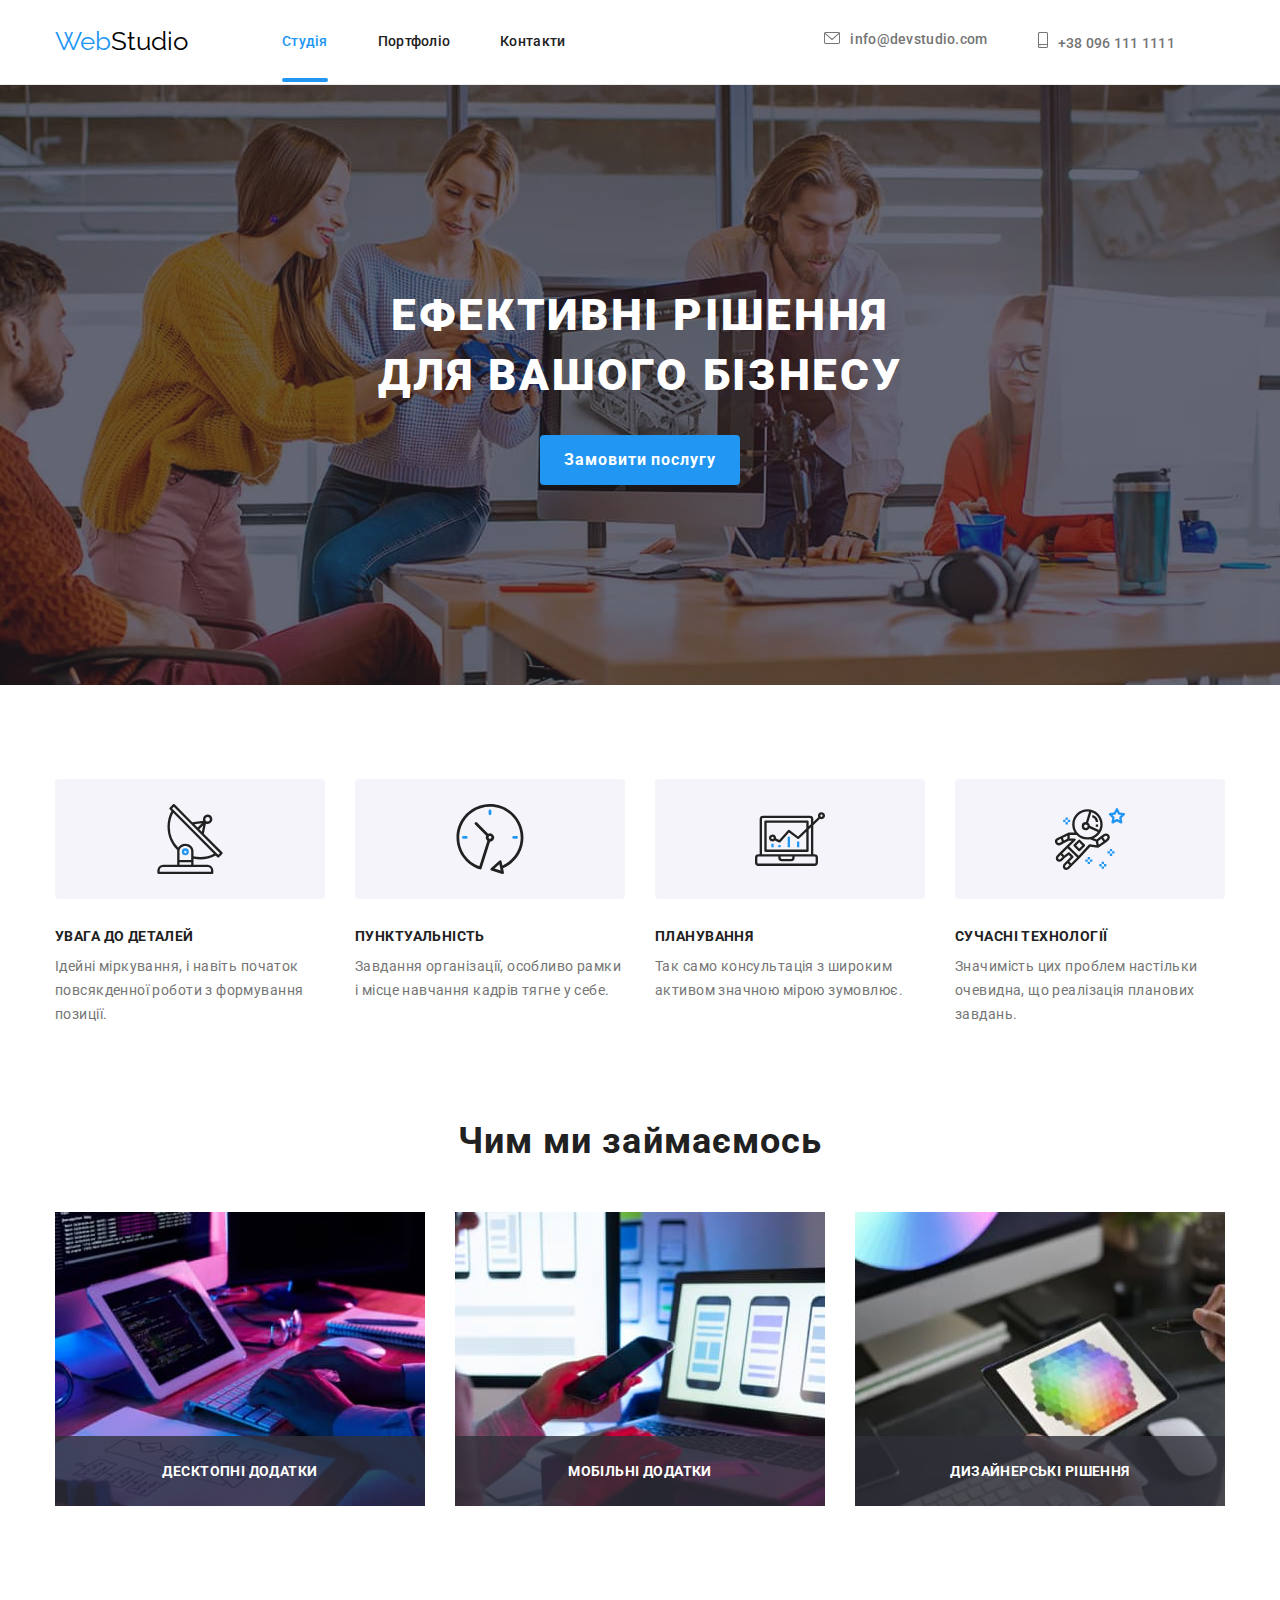
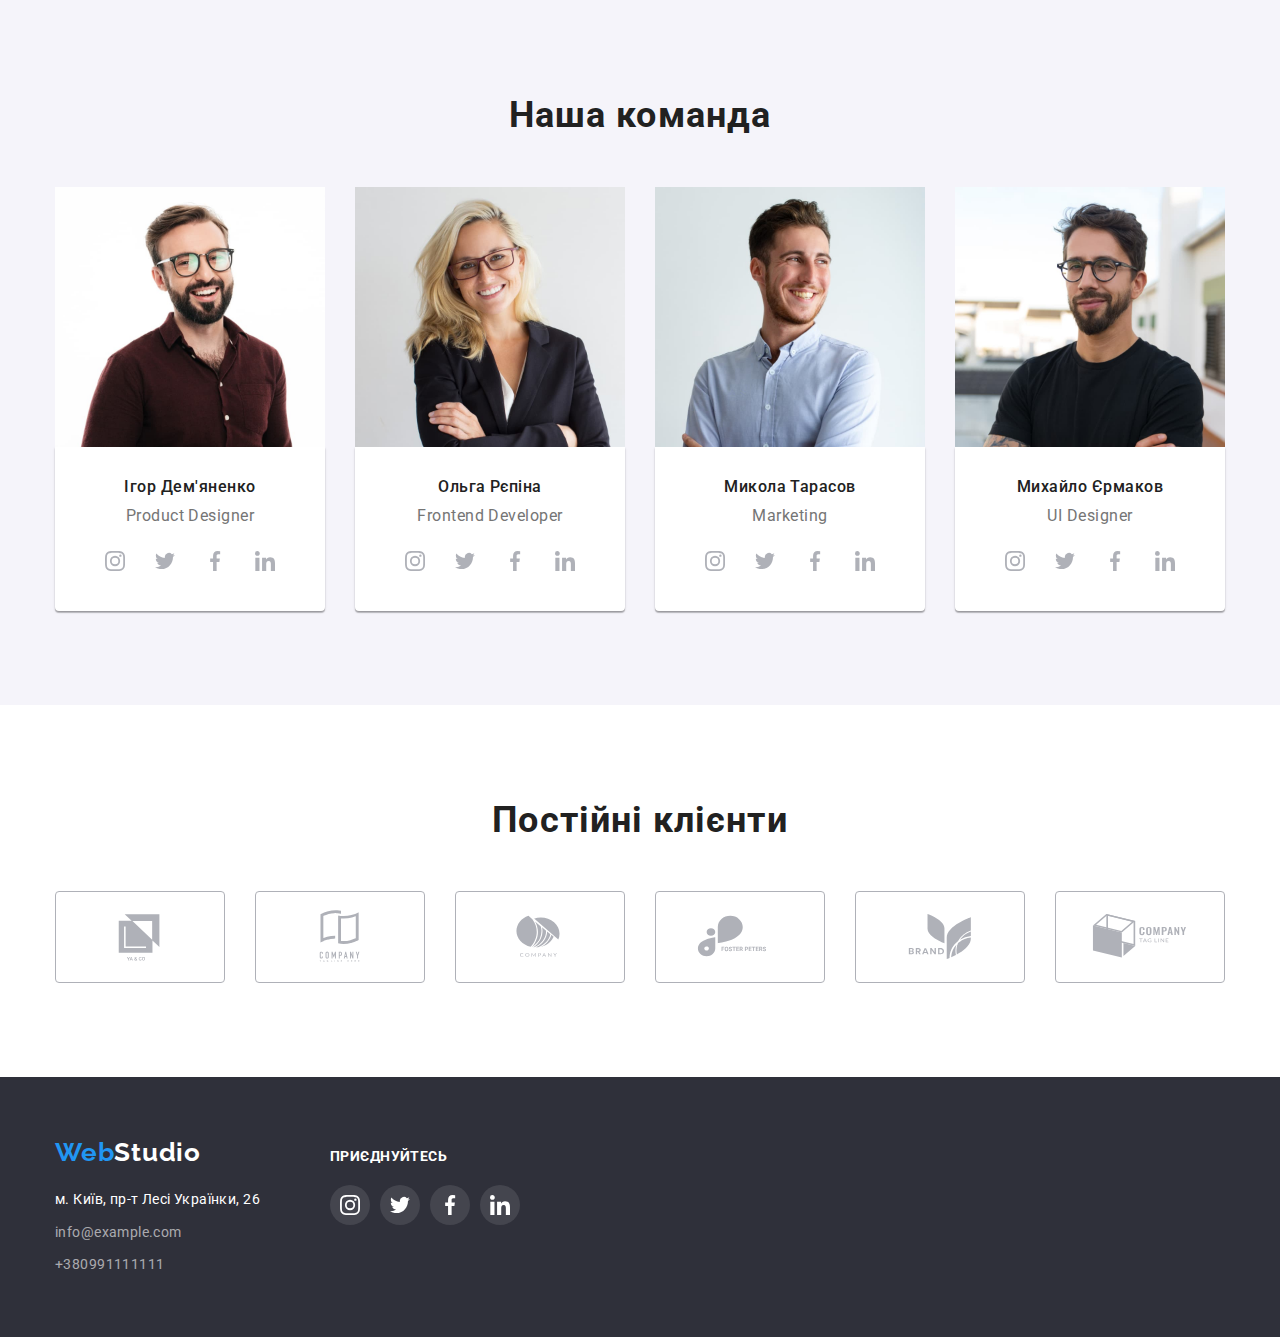
<file: index.html>
<!DOCTYPE html>
<html lang="uk">

<head>
    <meta charset="UTF-8">
    <meta http-equiv="X-UA-Compatible" content="IE=edge">
    <meta name="viewport" content="width=device-width, initial-scale=1.0">
    <title>Document</title>
    <link
        href="https://fonts.googleapis.com/css2?family=Montserrat:wght@400;500;600&family=Raleway:wght@700&family=Roboto:wght@400;500;700;900&display=swap"
        rel="stylesheet">
    <link rel="stylesheet"
        href="https://cdnjs.cloudflare.com/ajax/libs/modern-normalize/1.1.0/modern-normalize.min.css">
    <link rel="stylesheet" href="./css/styles.css">
</head>

<body>
    <header class="page-header">
        <div class="container">
            <nav class="main-nav">
                <a class="link logo-link" href="WebStudio"><span class=" logo-accent">Web</span>Studio</a>
                <ul class="list menu-nav header-container">
                    <li class="item menu-nav"><a href="Студия" class="link link-current item-link">Студія</a></li>
                    <li class="item menu-nav"><a href="./portfolio.html" class="link item-link">Портфоліо</a></li>
                    <li class="item menu-nav"><a href="Контакты" class="link item-link">Контакти</a></li>

                </ul>
                <ul class="list site-nav header-container">
                    <li class="item site-nav "><a class="link mail-link item-link" href="info@devstudio.com">
                            <svg class="icon-email" width="16" height="12">
                                <use href="./images/icons.svg#envelope"></use>
                            </svg>info@devstudio.com</a>
                    </li>
                    <li class="item site-nav"><a class="link tel-link item-link" href="+380961111111">
                            <svg class="icon-tel" width="10" height="16">
                                <use href="./images/icons.svg#smartphone"></use>
                            </svg>+38 096 111 1111</a></li>
                </ul>
            </nav>
        </div>
    </header>

    <main>
        <div class="overlay">
            <section class="hero section">
                <div class="container hero-container">
                    <h1 class="hero-title">Ефективні рішення<br> для вашого бізнесу</h1>
                    <button class="main-button" type="button" data-modal-open>Замовити послугу</button>
                </div>
            </section>
        </div>
        <section class="section-bg">
            <div class="container">
                <h2 class="section-title visually-hidden">Особливості</h2>
                <ul class="list features-list">
                    <li class="item-list">
                        <div class="features">
                            <svg class="icon-features">
                                <use href="./images/icons.svg#antenna"></use>
                            </svg>
                        </div>
                        <h3 class="section-title">Увага до деталей</h3>
                        <p class="section-text">Ідейні міркування, і навіть початок повсякденної роботи з формування
                            позиції.</p>
                    </li>
                    <li class="item-list">
                        <div class="features">
                            <svg class="icon-features">
                                <use href="./images/icons.svg#clock"></use>
                            </svg>
                        </div>
                        <h3 class="section-title">Пунктуальність</h3>
                        <p class="section-text">Завдання організації, особливо рамки і місце навчання кадрів тягне у
                            себе.
                        </p>
                    </li>
                    <li class="item-list">
                        <div class="features">
                            <svg class="icon-features">
                                <use href="./images/icons.svg#diagram"></use>
                            </svg>
                        </div>
                        <h3 class="section-title">Планування</h3>
                        <p class="section-text">Так само консультація з широким активом значною мірою зумовлює.
                        </p>
                    </li>
                    <li class="item-list">
                        <div class="features">
                            <svg class="icon-features">
                                <use href="./images/icons.svg#astronaut"></use>
                            </svg>
                        </div>
                        <h3 class="section-title">Сучасні технології</h3>
                        <p class="section-text">Значимість цих проблем настільки очевидна, що реалізація планових
                            завдань.
                        </p>
                    </li>
                </ul>
            </div>
        </section>
        <section class="section">
            <div class="container">
                <h2 class="section-subtitle">Чим ми займаємось</h2>
                <ul class="list box-list">
                    <li class="box-list"><img src="./images/img.jpg" alt="декстопні додатки" width="370">
                        <div class="label">
                            <h3 class="label-text">Десктопні додатки</h3>
                        </div>
                    </li>

                    <li class="box-list"><img src="./images/img1.jpg" alt="мобільні додатки" width="370">
                        <div class="label">
                            <h3 class="label-text">Мобільні додатки</h3>
                        </div>
                    </li>
                    <li class="box-list"><img src="./images/img2.jpg" alt="дизайнерські рішення" width="370">
                        <div class="label">
                            <h3 class="label-text">Дизайнерські рішення</h3>
                        </div>
                    </li>
                </ul>
            </div>
        </section>
        <section class="section-team">
            <div class="container">
                <h2 class="section-subtitle">Наша команда</h2>
                <ul class="list team-list">
                    <li class="item-list">
                        <img src="./images/igde.jpg" alt="член команды Игорь Демьяненко" width="270">
                        <div class="card-member">
                            <h3 class="section-title-name">Ігор Дем'яненко</h3>
                            <p class="section-team-tx">Product Designer</p>
                            <ul class="socials list">
                                <li class="socials-item"> <a class="socials-link link" href=""><svg class="cocials-icon"
                                            width="20" height="20">
                                            <use href="./images/icons.svg#instagram"></use>
                                        </svg></a></li>
                                <li class="socials-item"><a class="socials-link link" href=""> <svg class="cocials-icon"
                                            width="20" height="20">
                                            <use href="./images/icons.svg#twitter"></use>
                                        </svg> </a></li>
                                <li class="socials-item"><a class="socials-link link " href=""> <svg
                                            class="cocials-icon" width="20" height="20">
                                            <use href="./images/icons.svg#facebook"></use>
                                        </svg> </a></li>
                                <li class="socials-item"><a class="socials-link link " href=""> <svg
                                            class="cocials-icon" width="20" height="20">
                                            <use href="./images/icons.svg#linkedin"></use>
                                        </svg> </a></li>
                            </ul>
                        </div>
                    </li>

                    <li class="item-list">
                        <img src="./images/olre.jpg" alt="член команды Ольга Репина" width="270">
                        <div class="card-member">
                            <h3 class="section-title-name">Ольга Рєпіна</h3>
                            <p class="section-team-tx">Frontend Developer</p>
                            <ul class="socials list">
                                <li class="socials-item"> <a class="socials-link link" href=""><svg class="cocials-icon"
                                            width="20" height="20">
                                            <use href="./images/icons.svg#instagram"></use>
                                        </svg></a></li>
                                <li class="socials-item"><a class="socials-link link" href=""> <svg class="cocials-icon"
                                            width="20" height="20">
                                            <use href="./images/icons.svg#twitter"></use>
                                        </svg> </a></li>
                                <li class="socials-item"><a class="socials-link link " href=""> <svg
                                            class="cocials-icon" width="20" height="20">
                                            <use href="./images/icons.svg#facebook"></use>
                                        </svg> </a></li>
                                <li class="socials-item"><a class="socials-link link " href=""> <svg
                                            class="cocials-icon" width="20" height="20">
                                            <use href="./images/icons.svg#linkedin"></use>
                                        </svg> </a></li>
                            </ul>
                        </div>
                    </li>

                    <li class="item-list">
                        <img src="./images/ntar.jpg" alt="член команды Николай Тарасов" width="270">
                        <div class="card-member">
                            <h3 class="section-title-name">Микола Тарасов</h3>
                            <p class="section-team-tx">Marketing</p>
                            <ul class="socials list">
                                <li class="socials-item"> <a class="socials-link link" href=""><svg class="cocials-icon"
                                            width="20" height="20">
                                            <use href="./images/icons.svg#instagram"></use>
                                        </svg></a></li>
                                <li class="socials-item"><a class="socials-link link" href=""> <svg class="cocials-icon"
                                            width="20" height="20">
                                            <use href="./images/icons.svg#twitter"></use>
                                        </svg> </a></li>
                                <li class="socials-item"><a class="socials-link link " href=""> <svg
                                            class="cocials-icon" width="20" height="20">
                                            <use href="./images/icons.svg#facebook"></use>
                                        </svg> </a></li>
                                <li class="socials-item"><a class="socials-link link " href=""> <svg
                                            class="cocials-icon" width="20" height="20">
                                            <use href="./images/icons.svg#linkedin"></use>
                                        </svg> </a></li>
                            </ul>
                        </div>
                    </li>

                    <li class="item-list">
                        <img src="./images/mer.jpg" alt="член команды Михаил Ермаков" width="270">
                        <div class="card-member">
                            <h3 class="section-title-name">Михайло Єрмаков</h3>
                            <p class="section-team-tx">UI Designer</p>
                            <ul class="socials list">
                                <li class="socials-item"> <a class="socials-link link" href=""><svg class="cocials-icon"
                                            width="20" height="20">
                                            <use href="./images/icons.svg#instagram"></use>
                                        </svg></a></li>
                                <li class="socials-item"><a class="socials-link link" href=""> <svg class="cocials-icon"
                                            width="20" height="20">
                                            <use href="./images/icons.svg#twitter"></use>
                                        </svg> </a></li>
                                <li class="socials-item"><a class="socials-link link " href=""> <svg
                                            class="cocials-icon" width="20" height="20">
                                            <use href="./images/icons.svg#facebook"></use>
                                        </svg> </a></li>
                                <li class="socials-item"><a class="socials-link link " href=""> <svg
                                            class="cocials-icon" width="20" height="20">
                                            <use href="./images/icons.svg#linkedin"></use>
                                        </svg> </a></li>
                            </ul>
                        </div>
                    </li>
                </ul>
            </div>

        </section>
        <section class="section-clients">
            <div class="container">
                <h2 class="section-subtitle">Постійні клієнти</h2>
                <ul class="list client-list">
                    <li class="client"><a class="client-links" href=""><svg class="icon-client" width="106" height="60">
                                <use href="./images/icons.svg#logo">
                                </use>
                            </svg></a></li>
                    <li class="client"><a class="client-links" href=""><svg class="icon-client" width="106" height="60">
                                <use href="./images/icons.svg#logo-1">
                                </use>
                            </svg></a></li>
                    <li class="client"><a class="client-links" href=""><svg class="icon-client" width="106" height="60">
                                <use href="./images/icons.svg#logo-2">
                                </use>
                            </svg></a></li>
                    <li class="client"><a class="client-links" href=""><svg class="icon-client" width="106" height="60">
                                <use href="./images/icons.svg#logo-3">
                                </use>
                            </svg></a></li>
                    <li class="client"><a class="client-links" href=""><svg class="icon-client" width="106" height="60">
                                <use href="./images/icons.svg#logo-4">
                                </use>
                            </svg></a></li>
                    <li class="client"><a class="client-links" href=""><svg class="icon-client" width="106" height="60">
                                <use href="./images/icons.svg#logo-5">
                                </use>
                            </svg></a></li>
                </ul>
            </div>
        </section>
    </main>
    <footer class="footer">
        <div class="container footer-container">
            <div class="footer-address">
                <a class="link logo-link-address" href="WebStudio"><span class=" logo-accent">Web</span>Studio</a>
                <address class="address">
                    м. Київ, пр-т Лесі Українки, 26 <br>
                    <a class="link email-link" href="mailto:info@example.com">info@example.com <br></a>
                    <a class="link phone-link" href="tel:+380991111111">+380991111111</a>
                </address>
            </div>
            <div class="social-links">
                <h4 class="social-title">Приєднуйтесь</h4>
                <ul class=" list social-list">
                    <li class="socials-item"><a class="socials-link-accede link" href=""><svg class="cocials-icon"
                                width="20" height="20">
                                <use href="./images/icons.svg#instagram"></use>
                            </svg></a></li>
                    <li class="socials-item"><a class="socials-link-accede link" href=""> <svg class="cocials-icon"
                                width="20" height="20">
                                <use href="./images/icons.svg#twitter"></use>
                            </svg> </a></li>
                    <li class="socials-item"><a class="socials-link-accede link " href=""> <svg class="cocials-icon"
                                width="20" height="20">
                                <use href="./images/icons.svg#facebook"></use>
                            </svg> </a></li>
                    <li class="socials-item"><a class="socials-link-accede link " href=""> <svg class="cocials-icon"
                                width="20" height="20">
                                <use href="./images/icons.svg#linkedin"></use>
                            </svg> </a></li>
                </ul>
            </div>
        </div>
    </footer>
    <!--modal-window-->
    <div class="backdrop is-hidden" data-modal>
        <div class="modal">
            <button class="modal-btn" data-modal-close>
                <svg class="modal-btn-icon" width="18" height="18">
                    <use href="./images/icons.svg#close-black"></use>
                </svg>
            </button>
        </div>
    </div>
    <script src="./js/modal.js"></script>
</body>

</html>
</file>
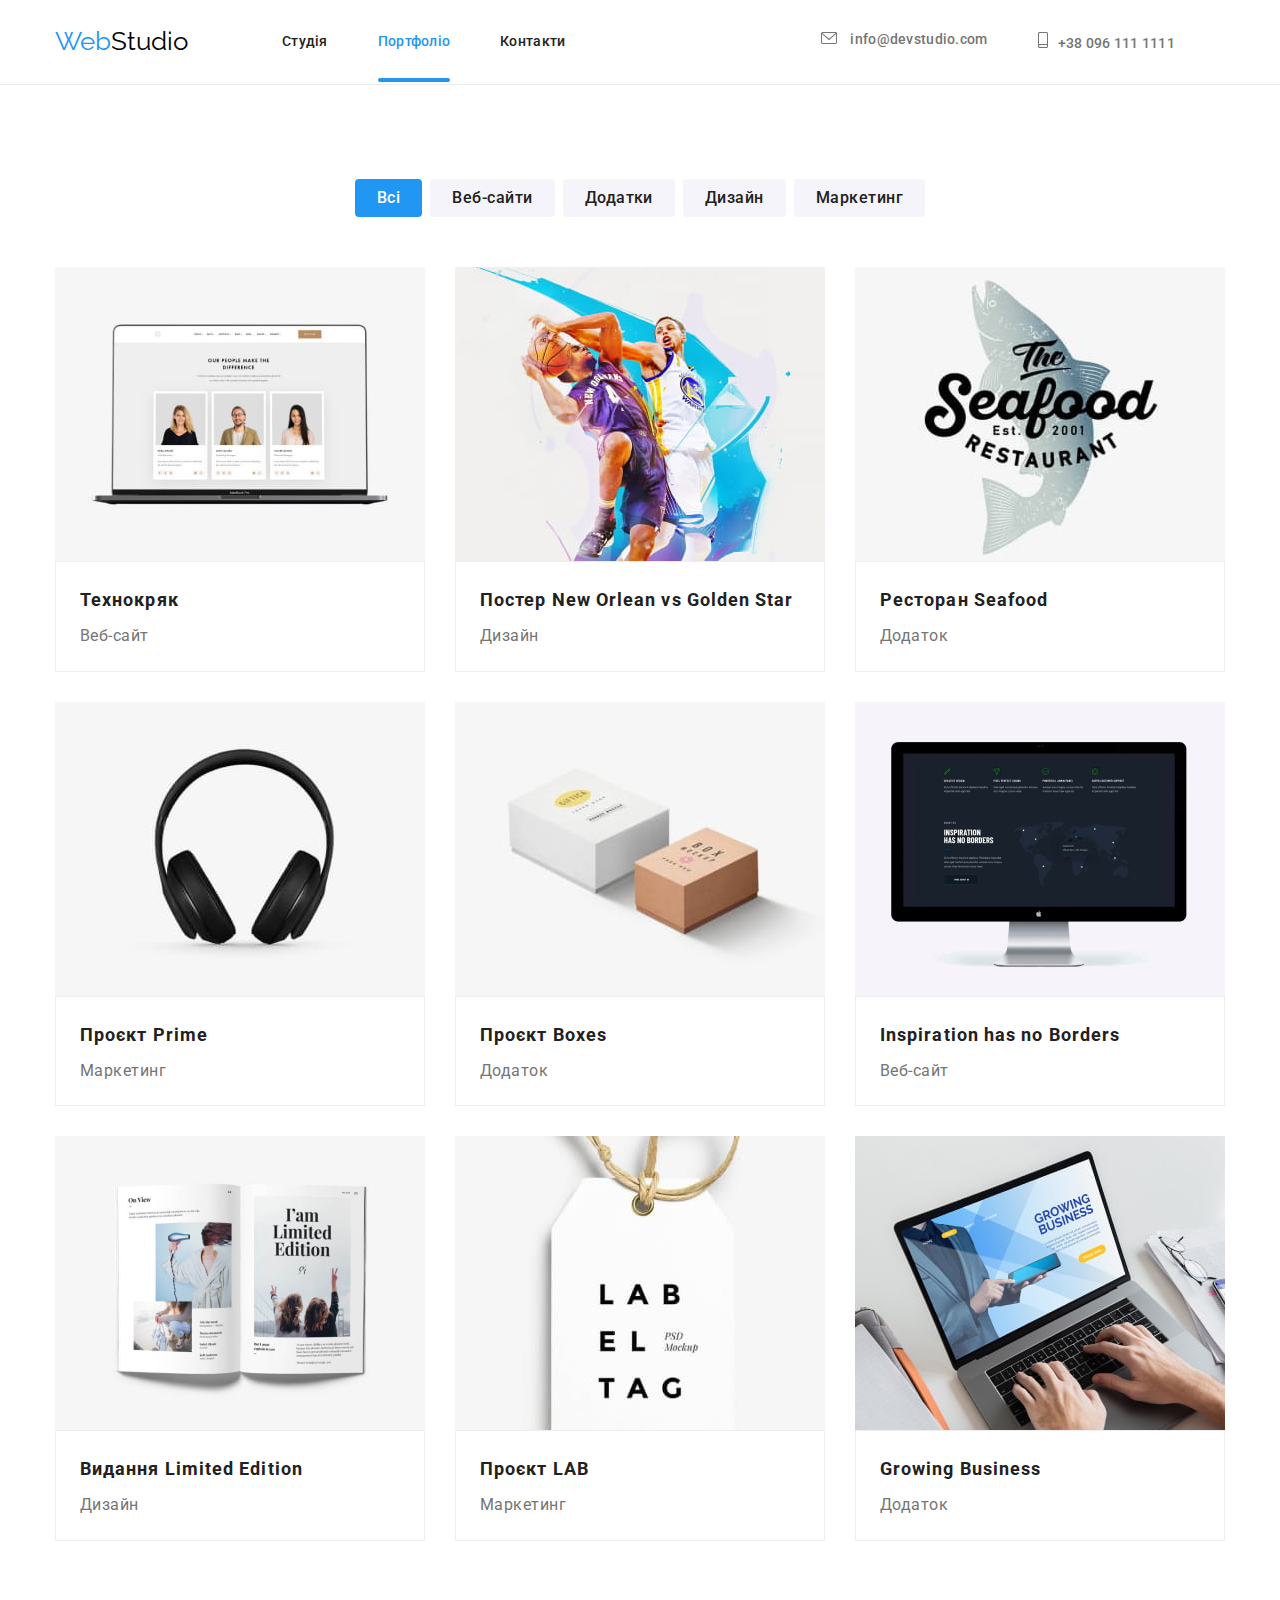
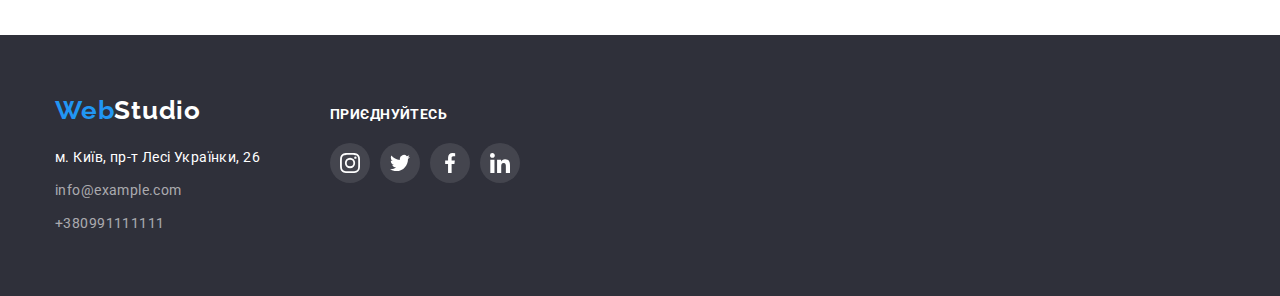
<file: portfolio.html>
<!DOCTYPE html>
<html lang="uk">

<head>
    <meta charset="UTF-8">
    <meta http-equiv="X-UA-Compatible" content="IE=edge">
    <meta name="viewport" content="width=device-width, initial-scale=1.0">
    <title>Document</title>
    <link
        href="https://fonts.googleapis.com/css2?family=Montserrat:wght@400;500;600&family=Raleway:wght@700&family=Roboto:wght@400;500;700;900&display=swap"
        rel="stylesheet">
    <link rel="stylesheet"
        href="https://cdnjs.cloudflare.com/ajax/libs/modern-normalize/1.1.0/modern-normalize.min.css">
    <link rel="stylesheet" href="./css/styles.css">
</head>

<body>
    <header class="page-header">
        <div class="container">
            <nav class="main-nav">
                <a class=" link logo-link" href="WebStudio"><span class="logo-accent">Web</span>Studio</a>
                <ul class="list menu-nav header-container">
                    <li class="item menu-nav"><a href="./index.html" class="link item-link">Студія</a></li>
                    <li class="item menu-nav"><a href="./portfolio.html"
                            class="link link-current item-link">Портфоліо</a></li>
                    <li class="item menu-nav"><a href="Контакты" class="link item-link">Контакти</a></li>

                </ul>
                <ul class="list site-nav header-container">
                    <li class="item site-nav"><a class="link mail-link item-link" href="info@devstudio.com">
                            <svg class="icon-email" width="16" height="12">
                                <use href="./images/icons.svg#envelope"></use>
                            </svg>
                            info@devstudio.com</a></li>
                    <li class="item site-nav"><a class="link tel-link item-link" href="+380961111111"><svg
                                class="icon-tel" width="10" height="16">
                                <use href="./images/icons.svg#smartphone"></use>
                            </svg>+38 096 111 1111</a>
                    </li>
                </ul>
            </nav>
        </div>
    </header>
    <main>
        <section class="section-portfolio">
            <div class="container container-pr">
                <ul class="list button-list">
                    <li class="btn"><button class="button button-current" type="button">Всі</button></li>
                    <li class="btn"><button class="button" type="button">Веб-сайти</button></li>
                    <li class="btn"><button class="button" type="button">Додатки</button></li>
                    <li class="btn"><button class="button" type="button">Дизайн</button></li>
                    <li class="btn"><button class="button" type="button">Маркетинг</button></li>
                </ul>

                <h2 class="section-title visually-hidden">Проєкти</h2>
                <ul class="list projects-list">
                    <li class="item flex-element">
                        <div class="projects-element">
                            <a class="link" href="">
                                <img src="./images/img3.jpg" alt="Технокряк" width="370"></a>
                            <div class="projects-overlay">
                                <p class="overlay-text">Ресурс пропонує комплексні пропозиції з різним рівнем
                                    функціоналу та
                                    сервісів. Все це дозволить відвідувачу отримати
                                    вичерпні відомості про компанію чи приватну особу.</p>
                            </div>
                        </div>
                        <div class="card-projects">
                            <h3 class="section-title-prg">Технокряк</h3>
                            <p class="prg-text">Веб-сайт</p>
                        </div>

                    </li>
                    <li class="item flex-element">
                        <div class="projects-element"><a class="link" href=""><img src="./images/img4.jpg"
                                    alt="Постер New Orlean vs Golden Star" width="370"></a>
                            <div class="projects-overlay">
                                <p class="overlay-text">Ресурс пропонує комплексні пропозиції з різним рівнем
                                    функціоналу та
                                    сервісів. Все це дозволить відвідувачу отримати
                                    вичерпні відомості про компанію чи приватну особу.</p>
                            </div>
                        </div>
                        <div class="card-projects">
                            <h3 class="section-title-prg">Постер New Orlean vs Golden Star</h3>
                            <p class="prg-text">Дизайн</p>
                        </div>
                    </li>
                    <li class="item flex-element">
                        <div class="projects-element"><a class=" link" href=""><img src="./images/img5.jpg"
                                    alt="Ресторан Seafood" width="370"></a>
                            <div class="projects-overlay">
                                <p class="overlay-text">Ресурс пропонує комплексні пропозиції з різним рівнем
                                    функціоналу та
                                    сервісів. Все це дозволить відвідувачу отримати
                                    вичерпні відомості про компанію чи приватну особу.</p>
                            </div>
                        </div>
                        <div class="card-projects">
                            <h3 class="section-title-prg">Ресторан Seafood</h3>
                            <p class="prg-text">Додаток</p>
                        </div>
                    </li>
                    <li class="item flex-element">
                        <div class="projects-element"><a class=" link" href=""><img src="./images/img6.jpg"
                                    alt="Проект Prime" width="370"></a>
                            <div class="projects-overlay">
                                <p class="overlay-text">Ресурс пропонує комплексні пропозиції з різним рівнем
                                    функціоналу та
                                    сервісів. Все це дозволить відвідувачу отримати
                                    вичерпні відомості про компанію чи приватну особу.</p>
                            </div>
                        </div>
                        <div class="card-projects">
                            <h3 class="section-title-prg">Проєкт Prime</h3>
                            <p class="prg-text">Маркетинг</p>
                        </div>
                    </li>
                    <li class="item flex-element">
                        <div class="projects-element"><a class=" link" href=""><img src="./images/img7.jpg"
                                    alt="Проект Boxes" width="370"></a>
                            <div class="projects-overlay">
                                <p class="overlay-text">Ресурс пропонує комплексні пропозиції з різним рівнем
                                    функціоналу та
                                    сервісів. Все це дозволить відвідувачу отримати
                                    вичерпні відомості про компанію чи приватну особу.</p>
                            </div>
                        </div>
                        <div class="card-projects">
                            <h3 class="section-title-prg">Проєкт Boxes</h3>
                            <p class="prg-text">Додаток</p>
                        </div>
                    </li>
                    <li class="item flex-element">
                        <div class="projects-element"><a class="link" href=""><img src="./images/img8.jpg"
                                    alt="Inspiration has no Borders" width="370"></a>
                            <div class="projects-overlay">
                                <p class="overlay-text">Ресурс пропонує комплексні пропозиції з різним рівнем
                                    функціоналу та
                                    сервісів. Все це дозволить відвідувачу отримати
                                    вичерпні відомості про компанію чи приватну особу.</p>
                            </div>
                        </div>
                        <div class="card-projects">
                            <h3 class="section-title-prg">Inspiration has no Borders</h3>
                            <p class="prg-text">Веб-сайт</p>
                        </div>
                    </li>
                    <li class="item flex-element">
                        <div class="projects-element"><a class=" link" href=""><img src="./images/img9.jpg"
                                    alt="Издание Limited Edition" width="370"></a>
                            <div class="projects-overlay">
                                <p class="overlay-text">Ресурс пропонує комплексні пропозиції з різним рівнем
                                    функціоналу та
                                    сервісів. Все це дозволить відвідувачу отримати
                                    вичерпні відомості про компанію чи приватну особу.</p>
                            </div>
                        </div>
                        <div class="card-projects">
                            <h3 class="section-title-prg">Видання Limited Edition</h3>
                            <p class="prg-text">Дизайн</p>
                        </div>
                    </li>
                    <li class="item flex-element">
                        <div class="projects-element"><a class="link" href=""><img src="./images/img10.jpg"
                                    alt="Проект LAB" width="370"></a>
                            <div class="projects-overlay">
                                <p class="overlay-text">Ресурс пропонує комплексні пропозиції з різним рівнем
                                    функціоналу та
                                    сервісів. Все це дозволить відвідувачу отримати
                                    вичерпні відомості про компанію чи приватну особу.</p>
                            </div>
                        </div>
                        <div class="card-projects">
                            <h3 class="section-title-prg">Проєкт LAB</h3>
                            <p class="prg-text">Маркетинг</p>
                        </div>
                    </li>
                    <li class="item flex-element">
                        <div class="projects-element"><a class="link" href=""><img src="./images/img11.jpg"
                                    alt="Growing Business" width="370"></a>
                            <div class="projects-overlay">
                                <p class="overlay-text">Ресурс пропонує комплексні пропозиції з різним рівнем
                                    функціоналу та
                                    сервісів. Все це дозволить відвідувачу отримати
                                    вичерпні відомості про компанію чи приватну особу.</p>
                            </div>
                        </div>
                        <div class="card-projects">
                            <h3 class="section-title-prg">Growing Business</h3>
                            <p class="prg-text">Додаток</p>
                        </div>
                    </li>
                </ul>
            </div>
        </section>
    </main>


    <footer class="footer">
        <div class="container footer-container">
            <div class="footer-address">
                <a class="link logo-link-address" href="WebStudio"><span class=" logo-accent">Web</span>Studio</a>
                <address class="address">
                    м. Київ, пр-т Лесі Українки, 26 <br>
                    <a class="link email-link" href="mailto:info@example.com">info@example.com <br></a>
                    <a class="link phone-link" href="tel:+380991111111">+380991111111</a>
                </address>
            </div>
            <div class="social-links">
                <h4 class="social-title">Приєднуйтесь</h4>
                <ul class=" list social-list">
                    <li class="socials-item"> <a class="socials-link-accede link" href=""><svg class="cocials-icon"
                                width="20" height="20">
                                <use href="./images/icons.svg#instagram"></use>
                            </svg></a></li>
                    <li class="socials-item"><a class="socials-link-accede link" href=""> <svg class="cocials-icon"
                                width="20" height="20">
                                <use href="./images/icons.svg#twitter"></use>
                            </svg> </a></li>
                    <li class="socials-item"><a class="socials-link-accede link " href=""> <svg class="cocials-icon"
                                width="20" height="20">
                                <use href="./images/icons.svg#facebook"></use>
                            </svg> </a></li>
                    <li class="socials-item"><a class="socials-link-accede link " href=""> <svg class="cocials-icon"
                                width="20" height="20">
                                <use href="./images/icons.svg#linkedin"></use>
                            </svg> </a></li>
                </ul>
            </div>
        </div>
    </footer>
</body>

</html>
</file>
<file: css/styles.css>
*,
*::before,
*::after {
    box-sizing: border-box;
}

:root {
    --main-font: 'Roboto', sans-serif;
    --secondary-font: 'Raleway', sans-serif;
    --primari-text-color: #757575;
    --title-text-color: #212121;
    --accent-color: #2196F3;
    --dark-bg-cl: #2F303A;
    --light-bg-cl: #F5F4FA;

}

.visually-hidden {
    position: absolute;
    width: 1px;
    height: 1px;
    margin: -1px;
    border: 0;
    padding: 0;

    white-space: nowrap;
    clip-path: inset(100%);
    clip: rect(0 0 0 0);
    overflow: hidden;
}

img {
    display: block;
}


h1,
h2,
h3,
h4,
h5,
h6,
p {
    margin: 0;
}

.list {
    list-style: none;
    padding: 0;
    margin: 0;
}

.link {
    text-decoration: none;
    color: currentColor;

}

body {
    color: #212121;
    font-family: var(--main-font), sans-serif;

}

.container {
    width: 1200px;
    padding-left: 15px;
    padding-right: 15px;
    margin-left: auto;
    margin-right: auto;

}

.page-header {
    background-color: #FFFFFF;
    border-bottom: 1px solid #ECECEC;

}

.logo-link {
    margin-right: 94px;
    color: #000000;
    font-family: var(--secondary-font), sans-serif;
    font-size: 26px;
    line-height: 1.2
}

.logo-accent {
    color: var(--accent-color);
}

.logo-accent-bl {
    color: #FFFFFF;
}

.main-nav {
    display: flex;
    align-items: center;

}

.menu-nav {
    display: flex;
    color: var(--title-text-color);
    font-size: 14px;
    font-weight: 500;
    line-height: 1.14;
    letter-spacing: 0.02em;
}
 .icon-email{
    margin-right: 10px;
    align-items: center;
    fill:currentColor;
    
 }
.icon-tel{
    margin-right: 10px;
    align-items: center;
    fill: currentColor;
}

.link mail-link,
.link tel-link {
    color: #757575;
}

.site-nav.header-container {
    display: flex;
    margin-left: auto;
}

.site-nav {
    font-weight: 500;
    font-size: 14px;
    line-height: 1.14;
    letter-spacing: 0.02em;
    color: #757575;
}

.site-nav:hover .site-nav:focus {
    color: var(--accent-color);
}

.item-link {
    display: block;
    padding-top: 32px;
    padding-bottom: 32px;
    transition: color 250ms cubic-bezier(0.4, 0, 0.2, 1);
}

.item.menu-nav {
    margin-right: 50px;
}

.item.menu-nav:last-child {
    margin-right: 0;
}

.item.site-nav {
    margin-right: 50px;
}

.menu-nav.link {
    color: var(--title-text-color);
}

.menu-nav .link:hover,
.menu-nav .link:focus {
    color: var(--accent-color);
}

.link-current {
    color: var(--accent-color);
    position: relative;
}
.link-current::after{
    position: absolute;
    bottom: 0;
    left: 0;
    content: " ";
    display: block;
    background-color: var(--accent-color);
    width: 100%;
    height: 4px;
   border-radius: 2px;

}

.button.button-current {
    background-color: var(--accent-color);
    color: #FFFFFF;
}
.overlay {
    height: 600px;
    max-width: 1600px;
    margin-right: auto;
    margin-left: auto;
    background-position: center;
    background-size: cover;
    background-repeat: no-repeat;
    background-image:linear-gradient( to right, rgba(47,48,58,0.4), rgba(47,48,58,0.4)),url(../images/hero.jpg)
    

}

.hero.section{
    padding-top: 200px;
    padding-bottom: 200px;
}

.hero-title {
    color: #FFFFFF;
    text-transform: uppercase;
    font-weight: 900;
    font-size: 44px;
    line-height: 1.37;
    letter-spacing: 0.06em;
    text-align: center;
    margin-bottom: 30px;
}
.section-bg {
    padding-top: 94px;
}
.section {
    padding: 94px 0;
}
.section-title {
    color: var(--title-text-color);
    font-weight: 700;
    font-size: 14px;
    line-height: 1.14;
    letter-spacing: 0.03em;
    text-transform: uppercase;
    margin-bottom: 10px;

}

.section-subtitle {
    color: var(--title-text-color);
    font-weight: 700;
    font-size: 36px;
    line-height: 1.17;
    text-align: center;
    letter-spacing: 0.03em;
    margin-bottom: 50px;
}
.label{
    position: absolute;
    right: 0;
    bottom: 0;
    width: 100%;
    height: 70px;
    background: rgba(47, 48, 58, 0.8);
}
.label-text{
    display: flex;
    align-items: center;
    justify-content: center;
    padding: 27px 0;
    color:#FFFFFF;
    font-weight: 700;
    font-size: 14px;
    line-height: 1.17;
    text-transform: uppercase;
    letter-spacing: 0.03em;
}
.list.box-list {
    display: flex;
}
.box-list {
    position: relative;
    width: 370px;
    margin-right: 30px

}

.box-list:last-child {
    margin-right: 0;
}
.section-text {
    color: var(--primari-text-color);
    font-weight: 400;
    font-size: 14px;
    line-height: 1.7;
    letter-spacing: 0.03em;
}

.section-title-name {
    font-weight: 500;
    font-size: 16px;
    line-height: 1.19;
    letter-spacing: 0.03em;
    margin-bottom: 10px;
}

.section-team-tx {
    color: var(--primari-text-color);
    font-weight: 400;
    font-size: 16px;
    line-height: 1.19;
    letter-spacing: 0.03em;
    margin-bottom: 16px;
}

.section-title-prg {
    font-weight: 700;
    font-size: 18px;
    line-height: 2;
    letter-spacing: 0.06em;
    margin-bottom: 4px;
}

.prg-text {

    color: var(--primari-text-color);
    font-size: 16px;
    line-height: 1.8;
    letter-spacing: 0.03em;
}

.section-team {
    padding: 94px 0;
    background-color: #F5F4FA;

}
/*
social-links
*/
.socials{
    display: flex;
    align-items: center;
    justify-content: center;
    padding-left: 0px;
    gap: 10px;
}
.socials-link{
display: flex;
align-items: center;
justify-content: center;
width: 40px;
height: 40px;
background-color: #FFFFFF;
fill: #AFB1B8;
border-radius: 50%;
transition:background-color 250ms cubic-bezier(0.4, 0, 0.2, 1), fill 250ms cubic-bezier(0.4, 0, 0.2, 1);
}

.socials-link:hover,
.socials-link:focus{
    background-color: var(--accent-color);
    fill: #FFFFFF;
}

.card-member {
    background-color: #FFFFFF;
    text-align: center;
    padding-top: 30px;
    padding-bottom: 30px;
    box-shadow: 0px 1px 3px rgba(0, 0, 0, 0.12), 0px 1px 1px rgba(0, 0, 0, 0.14), 0px 2px 1px rgba(0, 0, 0, 0.2);
    border-radius: 0px 0px 4px 4px;
}

.list.team-list {
    display: flex;
}

.container.hero-container {
    display: flex;
    flex-direction: column;
    align-items: center;
}

.main-button {
    font-family: inherit;
    background-color: var(--accent-color);
    cursor: pointer;
    color: #FFFFFF;
    width: 200px;
    height: 50px;
    font-weight: 700;
    font-size: 16px;
    line-height: 1.9;
    letter-spacing: 0.06em;
    border-radius: 4px;
    border: 0;
    transition: background-color 250ms cubic-bezier(0.4, 0, 0.2, 1);

}

.main-button:hover,
.main-button:focus {
    background-color: #188CE8;

}

.btn:last-child {
    margin-right: 0;
}

.btn {
    margin-right: 8px;
}

.button {
    font-family: inherit;
    background-color: var(--light-bg-cl);
    color: var(--title-texr);
    font-size: 16px;
    line-height: 1.62;
    font-weight: 500;
    text-align: center;
    letter-spacing: 0.03em;
    cursor: pointer;
    display: inline-block;
    padding: 6px 22px;
    border-radius: 4px;
    border:0;
    transition: background-color 250ms cubic-bezier(0.4, 0, 0.2, 1), color 250ms cubic-bezier(0.4, 0, 0.2, 1), box-shadow 250ms cubic-bezier(0.4, 0, 0.2, 1);
    
}


.button:hover,
.button:focus {
    background-color: #188CE8;
    color: #FFFFFF;
    box-shadow: 0px 3px 1px rgba(0, 0, 0, 0.1), 0px 1px 2px rgba(0, 0, 0, 0.08), 0px 2px 2px rgba(0, 0, 0, 0.12);
}



.list.features-list {
    display: flex;
    justify-content: center;

}
.icon-features{
    width: 70px;
    height: 70px;

}
.features{
    display: flex;
    align-items: center;
    justify-content: center;
    width: 270px;
    height: 120px;
    margin-bottom: 30px;
    margin-right: 30px;
    background-color: var(--light-bg-cl);
    border-radius: 4px;
}

.item-list {
    width: 270px;
    margin-right: 30px;
    align-items: flex-end;
    justify-content: center;
}

.item-list:last-child {
    margin-right: 0;
}
.client-list{
display: flex;
align-items: center;
justify-content: center;
}
.client:last-child{
    margin-right: 0;
}
.client-links{
    display: flex;
        align-items: center;
        justify-content: center;
        width: 170px;
        height: 92px;
        border: 1px solid #AFB1B8;
        border-radius: 4px;
        fill: #AFB1B8;
        transition:fill 250ms cubic-bezier(0.4, 0, 0.2, 1), border 250ms cubic-bezier(0.4, 0, 0.2, 1);
}
.client{
    margin-right: 30px;
}
.client-links:hover,
.client-links:focus{
    fill: var(--accent-color);
    border: 1px solid #2196F3;
    border-radius: 4px;
}
.section-clients{
    margin-top: 94px;
    margin-bottom: 94px;
}
.icon-client{
    display: block;
        align-items: center;
        justify-content: center;

}

.address {
    display: block;
    align-items: center;
    margin-right: 70px;
    font-style: normal;
    color: #FFFFFf;
    font-size: 14px;
    line-height: 1.7;
    letter-spacing: 0.03em;

}
.footer-container{
    display: flex;
    align-items: baseline;
}
.footer-address{
    display: flex;
    flex-direction: column;
}
.social-title{
    display: flex;
    font-style: normal;
    font-weight: 700;
    font-size: 14px;
    line-height: 1.14;
    letter-spacing: 0.03em;
    text-align: center;
    text-transform: uppercase;
    color: #FFFFFF;
    padding: 0 0;
    margin-bottom: 20px;
}

.social-links{
    display:flex;
    flex-direction: column;
    justify-content: center;
    
}
.socials-link-accede{
    display: flex;
    align-items: center;
    justify-content: center;
    width: 40px;
    height: 40px;
    background-color:rgba(255, 255, 255, 0.1);
    fill: #FFFFFF;
    border-radius: 50%;
    transition:background-color 250ms cubic-bezier(0.4, 0, 0.2, 1);

    }
.socials-link-accede:hover,
.socials-link-accede:focus{
    background-color: var(--accent-color);
}
.social-list {
    display: flex;
}
.socials-link-accede{
    margin-right:10px ;
}

.logo-link-address {
    font-family: var(--secondary-font), sans-serif;
    color: #FFFFFF;
    font-weight: 700;
    font-size: 26px;
    line-height: 1.2;
    letter-spacing: 0.03em;
    display: flex;
    padding-bottom: 20px;
}

.link.email-link,
.link.phone-link {
    color: rgba(255, 255, 255, 0.6);
    display: flex;
    margin-top: 9px;
    transition: color 250ms cubic-bezier(0.4, 0, 0.2, 1);

}

.link.mail-link:focus,
.link.mail-link:hover,
.link.tel-link:focus,
.link.tel-link:hover,
.link.phone-link:focus,
.link.phone-link:hover,
.link.email-link:hover,
.link.email-link:focus{
    color: var(--accent-color);
}
.section-portfolio{
    padding-top: 94px;
    padding-bottom: 94px;
}
.list.button-list {
    display: flex;
    justify-content: center;
    margin-bottom: 50px;
}
.overlay-text{
    padding: 63px 24px;
    font-weight: 400;
    font-size: 18px;
    line-height: 1.55;
    letter-spacing: 0.03em;
    color: #FFFFFF;
}
.projects-element{
    position: relative;
    overflow: hidden;
    
}
.projects-overlay{
    position: absolute;
    background-color:rgba(33, 150, 243, 0.9);
    right: 0;
    top: 0;
    width: 100%;
    height: 100%;
    transform: translateY(100%);
    transition:transform, 250ms cubic-bezier(0.4, 0, 0.2, 1);
    overflow: hidden;
    opacity: 0;
}

.projects-element:hover .projects-overlay{
    transform: translateY(0);
    opacity: 1;
    



}
.item.flex-element {
    align-items: center;
    width: 370px;
    margin-bottom:30px;
    margin-right:30px;
    transition:box-shadow 250ms cubic-bezier(0.4, 0, 0.2, 1);
}

.item.flex-element:nth-child(3n) {
    margin-right: 0;
}
.item.flex-element:nth-last-child(-n+3){
    margin-bottom: 0;
}


.list.projects-list {
    display: flex;
    flex-wrap: wrap;
}

.list.projects-list.item {
    width: 370px;

}

.card-projects {
    padding-top: 20px;
    padding-bottom: 20px;
    padding-right: 24px;
    padding-left: 24px;
    width: 370px;
    border: 1px solid #EEEEEE;

}
.item.flex-element:hover,
.item.flex-element:focus{
    box-shadow: 0px 1px 1px rgba(0, 0, 0, 0.12), 0px 4px 4px rgba(0, 0, 0, 0.06), 1px 4px 6px rgba(0, 0, 0, 0.16);
}
.footer {
    background-color: var(--dark-bg-cl);
}
.footer{
    padding-top:60px ;
    padding-bottom:60px ;
}
.modal{
    position: relative;
    width: 528px;
    height: 581px;
    background-color: #FFFFFF;
    box-shadow: 0px 1px 3px rgba(0, 0, 0, 0.12), 0px 1px 1px rgba(0, 0, 0, 0.14), 0px 2px 1px rgba(0, 0, 0, 0.2);
    border-radius: 4px;
}
.backdrop{
    display: flex;
    align-items: center;
    justify-content: center;
    position: fixed;
    top: 0;
    left: 0;
    width: 100%;
    height: 100%;
background-color: rgba(0, 0, 0, 0.2);
transition: opacity 250ms ease-out, visibility 250ms ease-out;
}

.backdrop.is-hidden{
opacity: 0;
visibility: hidden;
pointer-events: none;
}

.modal-btn{
    position: absolute;
    display: flex;
    align-items: center;
    justify-content: center;
    top: 8px;
    right: 8px;
    width: 30px;
    height: 30px;
    padding: 0;
    border: 1px solid rgba(0, 0, 0, 0.1);
    border-radius: 50%;
    background-color: transparent;
    cursor: pointer;
}
.modal-btn-icon{
    fill: #000000;
}
</file>
